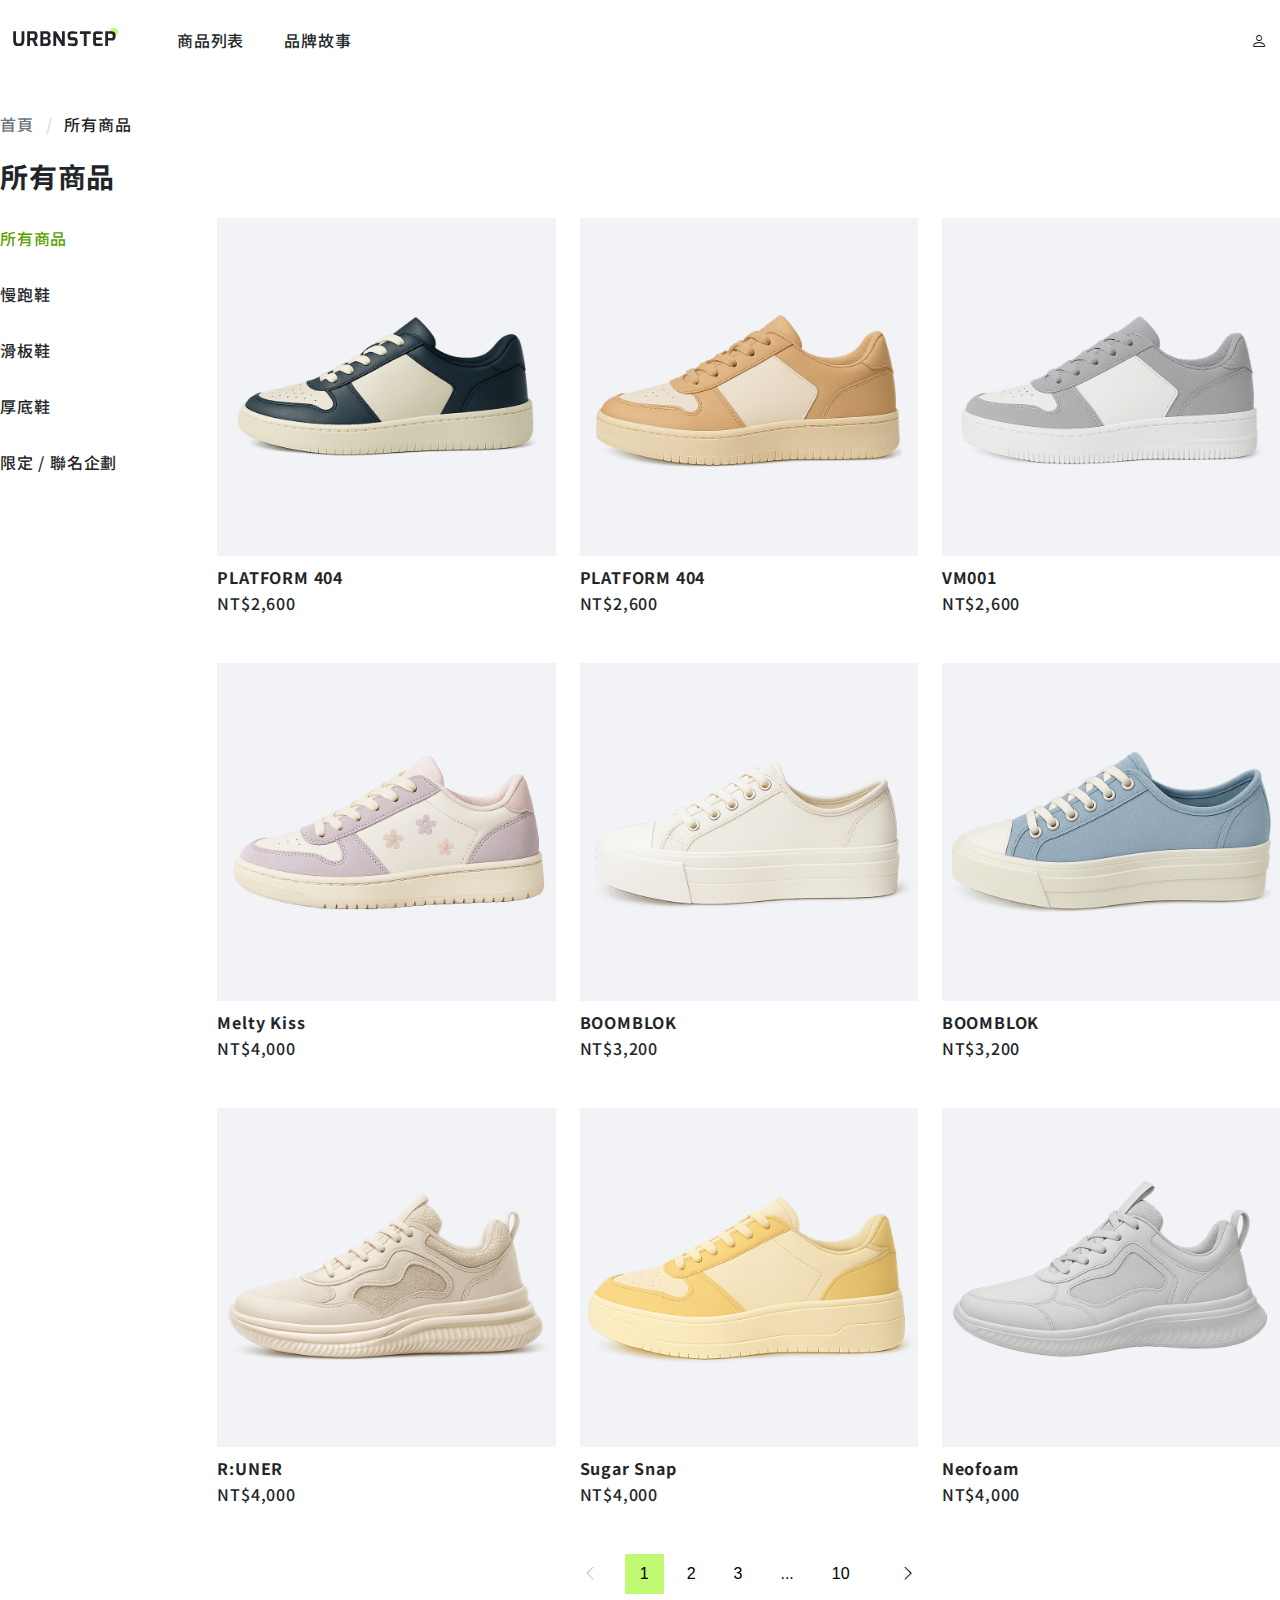
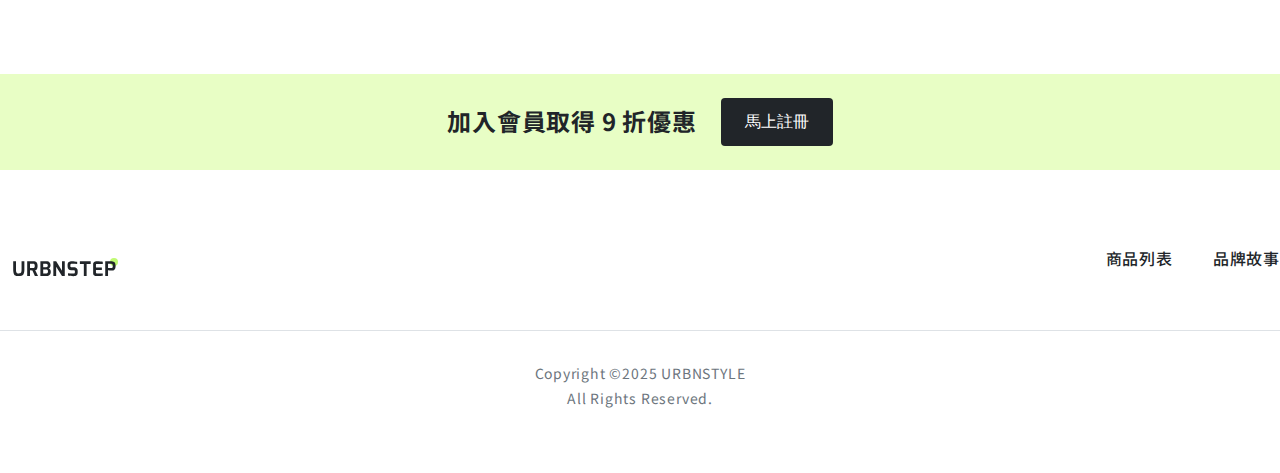
<file: index.html>
<!DOCTYPE html>
<html lang="zh-Hant">
  <head>
    <meta charset="UTF-8" />
    <meta name="viewport" content="width=device-width, initial-scale=1.0" />
    <title>URBNSTEP｜商品列表</title>
    <link
      rel="stylesheet"
      href="https://cdn.jsdelivr.net/npm/bootstrap-icons@1.11.3/font/bootstrap-icons.css"
    />
    <link rel="stylesheet" href="./style/all.css" />
    <link rel="stylesheet" href="./style/products.css" />
  </head>
  <body>
    <nav class="container py-16 display-flex justify-between">
      <ul class="display-flex align-center">
        <li class="mr-48">
          <a href="index.html"><img src="./img/logo.svg" alt="網頁Logo" /></a>
        </li>
        <li class="mr-40"><a href="./index.html" class="py-12">商品列表</a></li>
        <li>
          <a
            href="./品牌故事（直播班W1作業）/index.html"
            target="_blank"
            class="py-12"
            >品牌故事</a
          >
        </li>
      </ul>
      <a href="#" class="p-12"><i class="bi bi-person"></i></a>
    </nav>
    <main class="container py-32 mb-48">
      <!-- 麵包屑導覽 -->
      <nav class="mb-24">
        <ol class="display-flex">
          <li class="breadcrumb-item">
            <a href="index.html" class="breadcrumb-link">首頁</a>
          </li>
          <li class="breadcrumb-item">所有商品</li>
        </ol>
      </nav>
      <h1 class="h3 mb-24">所有商品</h1>
      <!-- 做商品頁的欄位設定 -->
      <div class="row">
        <!-- 商品頁左側nav商品列表佔2欄，設定欄位寬度 -->
        <!-- category col-2 -->
        <div class="col-2">
          <ul class="category">
            <li class="mb-16"><a href="#" class="py-8 active">所有商品</a></li>
            <li class="mb-16"><a href="#" class="py-8">慢跑鞋</a></li>
            <li class="mb-16"><a href="#" class="py-8">滑板鞋</a></li>
            <li class="mb-16"><a href="#" class="py-8">厚底鞋</a></li>
            <li class="mb-16"><a href="#" class="py-8">限定 / 聯名企劃</a></li>
          </ul>
        </div>

        <!-- 商品頁商品列表佔10欄，設定欄位寬度 -->
        <!-- product-list col-10 -->
        <div class="col-10">
          <div class="row">
            <!-- 商品卡片1 -->
            <div class="col-4">
              <div class="mb-48">
                <a href="./productdetail.html">
                  <img
                    src="./img/product.png"
                    alt="PLATFORM 404"
                    class="mb-12"
                  />
                  <h2 class="h6 mb-4">PLATFORM 404</h2>
                  <p>NT$2,600</p>
                </a>
              </div>
            </div>
            <!-- 商品卡片2 -->
            <div class="col-4">
              <div class="mb-48">
                <a href="./productdetail.html">
                  <img
                    src="./img/product-1.png"
                    alt="PLATFORM 404"
                    class="mb-12"
                  />
                  <h2 class="h6 mb-4">PLATFORM 404</h2>
                  <p>NT$2,600</p>
                </a>
              </div>
            </div>
            <!-- 商品卡片3 -->
            <div class="col-4">
              <div class="mb-48">
                <a href="./productdetail.html">
                  <img src="./img/product-2.png" alt="VM001" class="mb-12" />
                  <h2 class="h6 mb-4">VM001</h2>
                  <p>NT$2,600</p>
                </a>
              </div>
            </div>
            <!-- 商品卡片4 -->
            <div class="col-4">
              <div class="mb-48">
                <a href="./productdetail.html">
                  <img
                    src="./img/product-3.png"
                    alt="Melty Kiss"
                    class="mb-12"
                  />
                  <h2 class="h6 mb-4">Melty Kiss</h2>
                  <p>NT$4,000</p>
                </a>
              </div>
            </div>
            <!-- 商品卡片5 -->
            <div class="col-4">
              <div class="mb-48">
                <a href="./productdetail.html">
                  <img src="./img/product-4.png" alt="BOOMBLOK" class="mb-12" />
                  <h2 class="h6 mb-4">BOOMBLOK</h2>
                  <p>NT$3,200</p>
                </a>
              </div>
            </div>
            <!-- 商品卡片6 -->
            <div class="col-4">
              <div class="mb-48">
                <a href="./productdetail.html">
                  <img src="./img/product-5.png" alt="BOOMBLOK" class="mb-12" />
                  <h2 class="h6 mb-4">BOOMBLOK</h2>
                  <p>NT$3,200</p>
                </a>
              </div>
            </div>
            <!-- 商品卡片7 -->
            <div class="col-4">
              <div class="mb-48">
                <a href="./productdetail.html">
                  <img src="./img/product-6.png" alt="R:UNER" class="mb-12" />
                  <h2 class="h6 mb-4">R:UNER</h2>
                  <p>NT$4,000</p>
                </a>
              </div>
            </div>
            <!-- 商品卡片8 -->
            <div class="col-4">
              <div class="mb-48">
                <a href="./productdetail.html">
                  <img
                    src="./img/product-7.png"
                    alt="Sugar Snap"
                    class="mb-12"
                  />
                  <h2 class="h6 mb-4">Sugar Snap</h2>
                  <p>NT$4,000</p>
                </a>
              </div>
            </div>
            <!-- 商品卡片9 -->
            <div class="col-4">
              <div class="mb-48">
                <a href="./productdetail.html">
                  <img src="./img/product-8.png" alt="Neofoam" class="mb-12" />
                  <h2 class="h6 mb-4">Neofoam</h2>
                  <p>NT$4,000</p>
                </a>
              </div>
            </div>
          </div>
          <!-- pagination 分頁 -->
          <ul class="display-flex justify-center align-center">
            <li class="mr-12 page-item">
              <button type="button" class="btn" disabled>
                <i class="bi bi-chevron-left"></i>
              </button>
            </li>
            <li class="mr-8 page-item">
              <button type="button" class="btn active">1</button>
            </li>
            <li class="mr-8 page-item">
              <button type="button" class="btn">2</button>
            </li>
            <li class="mr-8 page-item">
              <button type="button" class="btn">3</button>
            </li>
            <li class="mr-8 page-item">
              <button type="button" class="btn">...</button>
            </li>

            <li class="mr-8 page-item">
              <button type="button" class="btn">10</button>
            </li>
            <li class="ml-12 page-item">
              <button type="button" class="btn">
                <i class="bi bi-chevron-right"></i>
              </button>
            </li>
          </ul>
        </div>
      </div>
    </main>
    <div
      class="bg-primary-200 display-flex justify-center align-center py-24 mb-64"
    >
      <p class="h4 mr-24">加入會員取得 9 折優惠</p>
      <button type="button" class="btn btn-dark">馬上註冊</button>
    </div>
    <div class="container display-flex justify-between align-center mb-24">
      <div>
        <a href="index.html"><img src="./img/logo.svg" alt="網頁Logo" /></a>
      </div>

      <div class="display-flex mb-24">
        <ul class="display-flex">
          <li><a href="#" class="py-12 mr-40">商品列表</a></li>
          <li><a href="#" class="py-12">品牌故事</a></li>
        </ul>
      </div>
    </div>
    <footer class="container mb-64 foot-set">
      <p class="mb-4 pt-32">Copyright ©2025 URBNSTYLE</p>
      <p>All Rights Reserved.</p>
    </footer>
  </body>
</html>
</file>
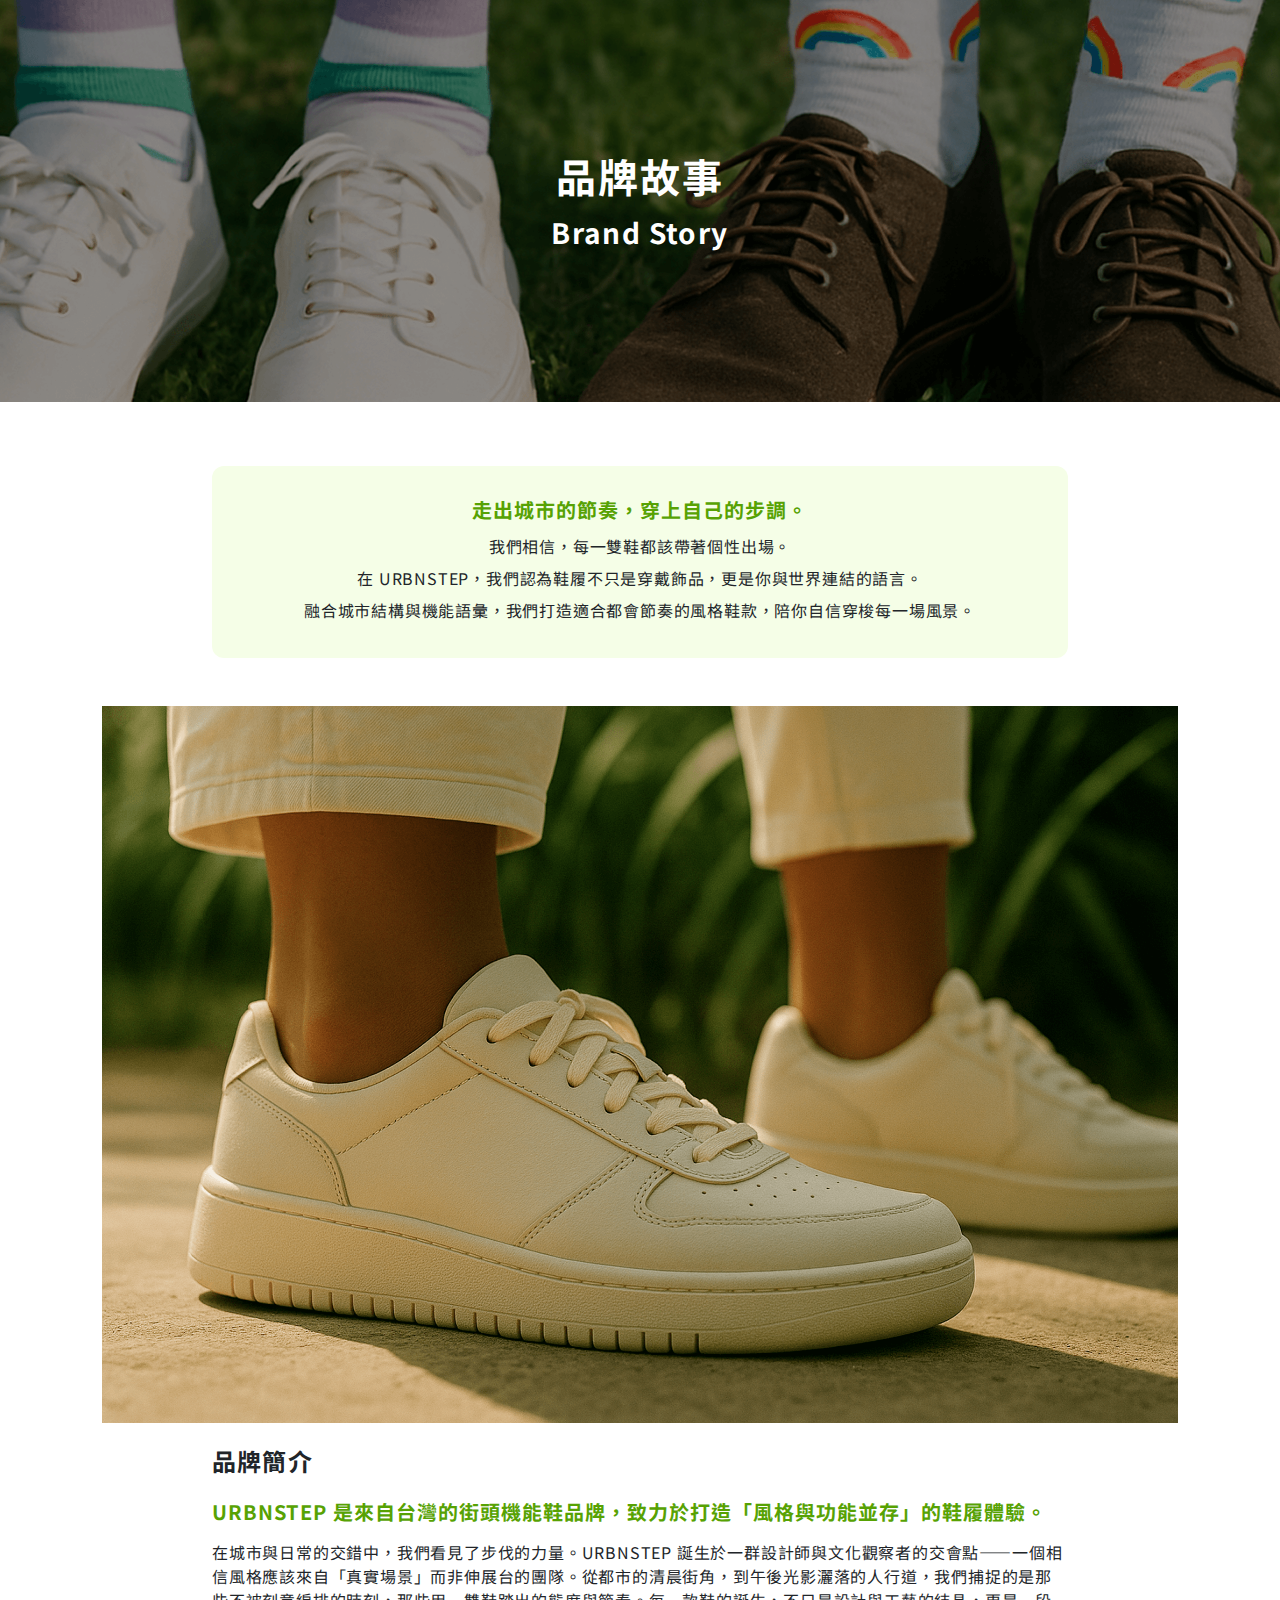
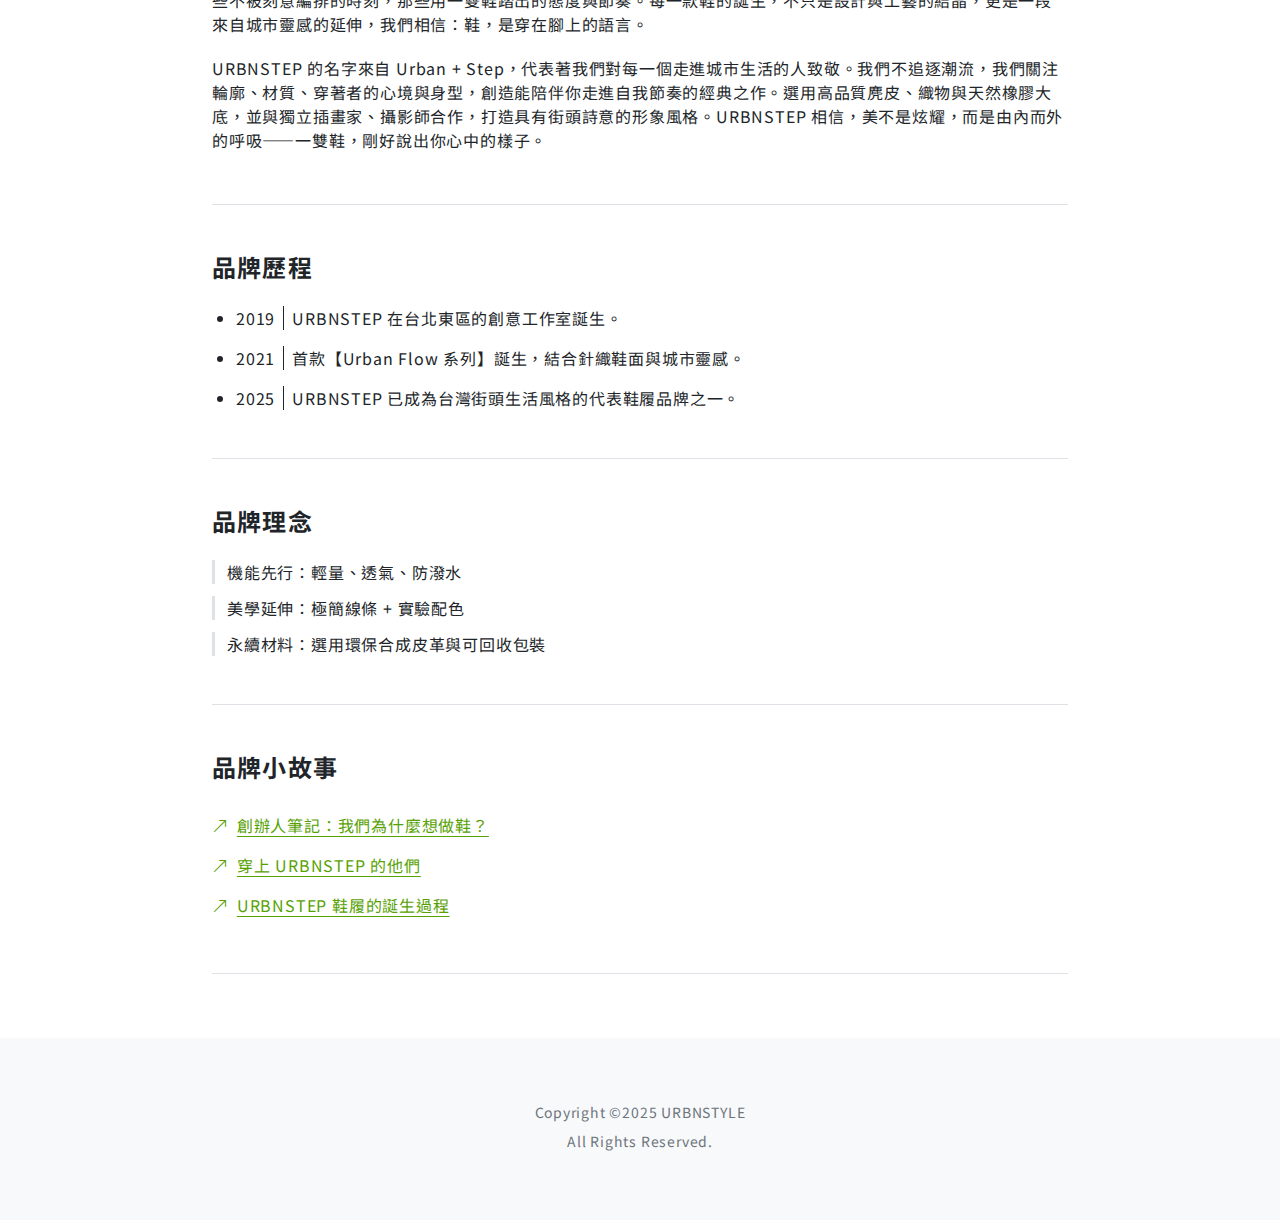
<file: 品牌故事（直播班W1作業）/index.html>
<!DOCTYPE html>
<html lang="zh-Hant-TW">
  <head>
    <meta charset="UTF-8" />
    <meta name="viewport" content="width=device-width, initial-scale=1.0" />

    <link
      rel="stylesheet"
      href="https://cdn.jsdelivr.net/npm/bootstrap-icons@1.13.1/font/bootstrap-icons.min.css"
    />
    <link rel="stylesheet" href="./style.css" />
    <title>品牌故事</title>
  </head>
  <body>
    <!-- 建立好專案結構後，下一步先觀察設計稿，設計共同版型 -->
    <!-- <a href="">測試ａ標籤</a>  (測試成功) -->
    <div class="header">
      <h1 class="mb-16">品牌故事</h1>
      <h3>Brand Story</h3>
    </div>

    <main>
      <div class="container py-64">
        <div class="div1 p-32 mb-48">
          <h5 class="pb-12">走出城市的節奏，穿上自己的步調。</h5>
          <p class="mb-4">我們相信，每一雙鞋都該帶著個性出場。</p>
          <p class="mb-4">
            在 URBNSTEP，我們認為鞋履不只是穿戴飾品，更是你與世界連結的語言。
          </p>
          <p>
            融合城市結構與機能語彙，我們打造適合都會節奏的風格鞋款，陪你自信穿梭每一場風景。
          </p>
        </div>

        <div class="intro pb-48 mb-48 section-line">
          <img src="./img/about.png" alt="品牌簡介" class="mb-24" />
          <h4 class="mb-24">品牌簡介</h4>
          <h5 class="mb-16">
            URBNSTEP
            是來自台灣的街頭機能鞋品牌，致力於打造「風格與功能並存」的鞋履體驗。
          </h5>
          <p class="mb-16">
            在城市與日常的交錯中，我們看見了步伐的力量。URBNSTEP
            誕生於一群設計師與文化觀察者的交會點——一個相信風格應該來自「真實場景」而非伸展台的團隊。從都市的清晨街角，到午後光影灑落的人行道，我們捕捉的是那些不被刻意編排的時刻，那些用一雙鞋踏出的態度與節奏。每一款鞋的誕生，不只是設計與工藝的結晶，更是一段來自城市靈感的延伸，我們相信：鞋，是穿在腳上的語言。
          </p>
          <p>
            URBNSTEP 的名字來自 Urban +
            Step，代表著我們對每一個走進城市生活的人致敬。我們不追逐潮流，我們關注輪廓、材質、穿著者的心境與身型，創造能陪伴你走進自我節奏的經典之作。選用高品質麂皮、織物與天然橡膠大底，並與獨立插畫家、攝影師合作，打造具有街頭詩意的形象風格。URBNSTEP
            相信，美不是炫耀，而是由內而外的呼吸——一雙鞋，剛好說出你心中的樣子。
          </p>
        </div>

        <div class="pb-48 mb-48 section-line">
          <h4 class="mb-24">品牌歷程</h4>
          <ul class="list-disc">
            <li class="mb-16">
              <span class="pr-8">2019</span
              ><span class="pl-8 left-line"
                >URBNSTEP 在台北東區的創意工作室誕生。</span
              >
            </li>
            <li class="mb-16">
              <span class="pr-8">2021</span
              ><span class="pl-8 left-line"
                >首款【Urban Flow 系列】誕生，結合針織鞋面與城市靈感。</span
              >
            </li>
            <li>
              <span class="pr-8">2025</span
              ><span class="pl-8 left-line"
                >URBNSTEP 已成為台灣街頭生活風格的代表鞋履品牌之一。</span
              >
            </li>
          </ul>
        </div>

        <div class="pb-48 mb-48 section-line">
          <h4 class="mb-24">品牌理念</h4>
          <ul>
            <li class="mb-12 left-line-gray">機能先行：輕量、透氣、防潑水</li>
            <li class="mb-12 left-line-gray">美學延伸：極簡線條 + 實驗配色</li>
            <li class="left-line-gray">
              永續材料：選用環保合成皮革與可回收包裝
            </li>
          </ul>
        </div>

        <div class="pb-48 section-line">
          <h4 class="mb-24">品牌小故事</h4>
          <a href="#" class="p-8"
            ><i class="bi bi-arrow-up-right pr-8"></i
            >創辦人筆記：我們為什麼想做鞋？</a
          >
          <a href="#" class="p-8"
            ><i class="bi bi-arrow-up-right pr-8"></i>穿上 URBNSTEP 的他們</a
          >
          <a href="#" class="p-8"
            ><i class="bi bi-arrow-up-right pr-8"></i>URBNSTEP 鞋履的誕生過程</a
          >
        </div>
      </div>
    </main>

    <div class="footer py-64 text-small">
      <p class="mb-4">Copyright ©2025 URBNSTYLE</p>
      <p>All Rights Reserved.</p>
    </div>
  </body>
</html>
</file>
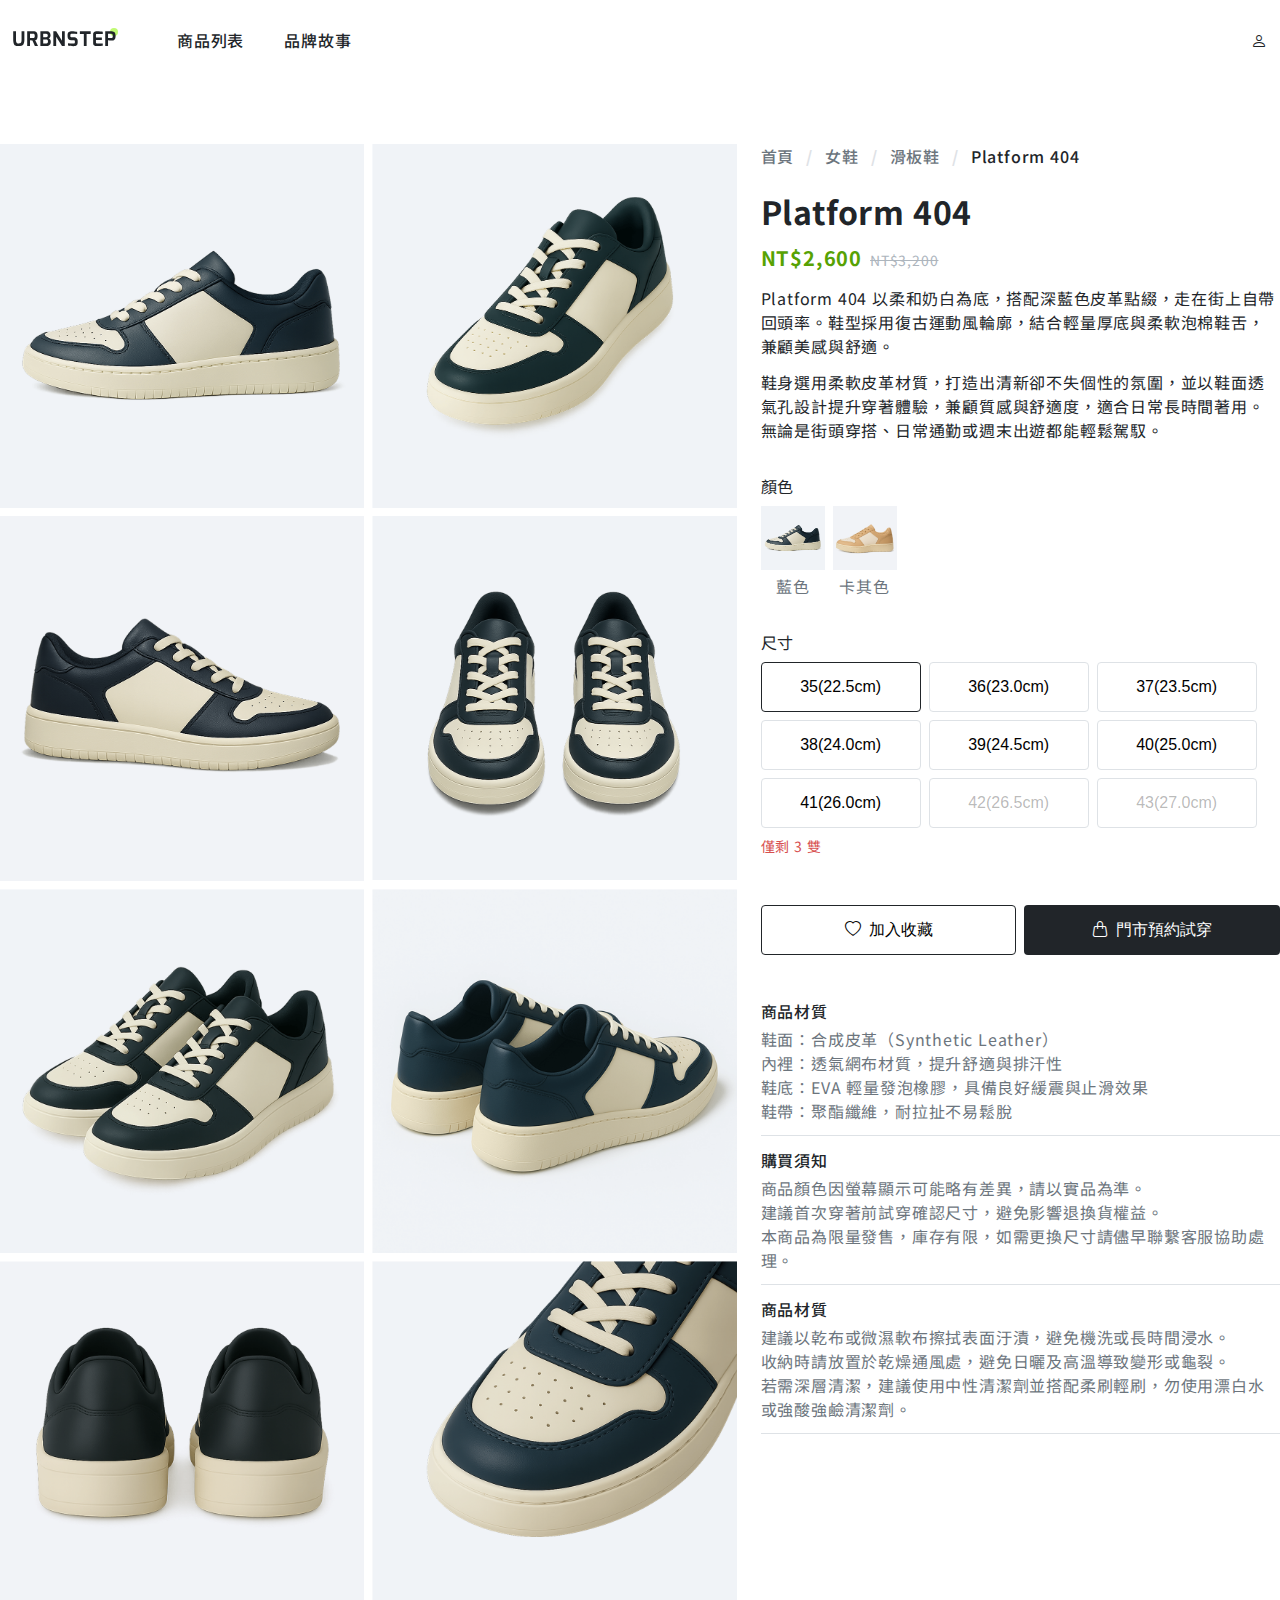
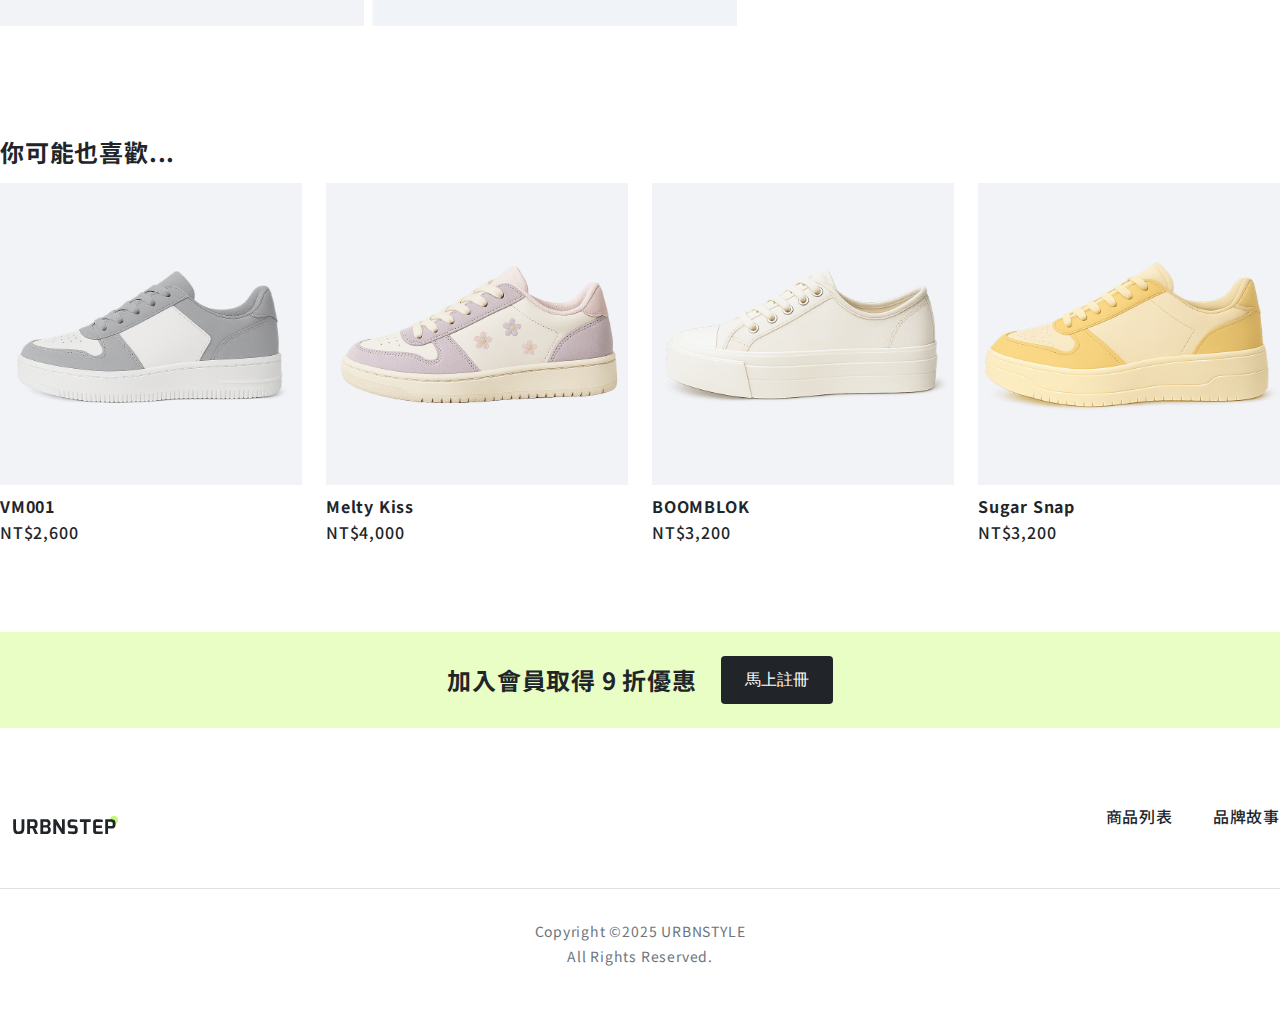
<file: productdetail.html>
<!DOCTYPE html>
<html lang="zh-Hant">
  <head>
    <meta charset="UTF-8" />
    <meta name="viewport" content="width=device-width, initial-scale=1.0" />
    <title>URBNSTEP｜Platform 404</title>
    <link
      rel="stylesheet"
      href="https://cdn.jsdelivr.net/npm/bootstrap-icons@1.11.3/font/bootstrap-icons.css"
    />
    <link rel="stylesheet" href="./style/all.css" />
    <link rel="stylesheet" href="./style/productdetail.css" />
  </head>
  <body>
    <nav class="container py-16 display-flex justify-between">
      <ul class="display-flex align-center">
        <li class="mr-48">
          <a href="index.html"><img src="./img/logo.svg" alt="網頁Logo" /></a>
        </li>
        <li class="mr-40"><a href="./index.html" class="py-12">商品列表</a></li>
        <li>
          <a
            href="./品牌故事（直播班W1作業）/index.html"
            target="_blank"
            class="py-12"
            >品牌故事</a
          >
        </li>
      </ul>
      <a href="#" class="p-12"><i class="bi bi-person"></i></a>
    </nav>

    <main class="container mb-40">
      <!--  格線系統的row欄位寬度要先套在父層設定 上下間距64px：py-64  -->
      <div class="row py-64">
        <!--     左邊七個欄位寬度的區塊：商品圖片展示區 -->
        <div class="col-7">
          <!--       再建立一個左側商品圖片的格線系統，兩張卡片去分 -->
          <!--     每張卡片向下推擠8px，記得最後兩張不需要推擠所以要拿掉   -->
          <div class="product-row">
            <!-- 商品卡片1 -->
            <div class="product-col mb-8">
              <img src="./img/image.png" alt="商品圖片" />
            </div>
            <!-- 商品卡片2 -->
            <div class="product-col mb-8">
              <img src="./img/image-1.png" alt="商品圖片" />
            </div>
            <!-- 商品卡片3 -->
            <div class="product-col mb-8">
              <img src="./img/image-2.png" alt="商品圖片" />
            </div>
            <!-- 商品卡片4 -->
            <div class="product-col mb-8">
              <img src="./img/image-3.png" alt="商品圖片" />
            </div>
            <!-- 商品卡片5 -->
            <div class="product-col mb-8">
              <img src="./img/image-4.png" alt="商品圖片" />
            </div>
            <!-- 商品卡片6 -->
            <div class="product-col mb-8">
              <img src="./img/image-5.png" alt="商品圖片" />
            </div>
            <!-- 最後兩張不需要推擠所以要拿掉mb-8 -->
            <!-- 商品卡片7 -->
            <div class="product-col">
              <img src="./img/image-6.png" alt="商品圖片" />
            </div>
            <!-- 商品卡片8 -->
            <div class="product-col">
              <img src="./img/image-7.png" alt="商品圖片" />
            </div>
          </div>
        </div>

        <!-- 右邊五個欄位寬度的區塊：商品文字說明區 -->

        <div class="col-5">
          <!-- 麵包屑導覽 -->
          <nav class="mb-24">
            <ol class="display-flex">
              <li class="breadcrumb-item">
                <a href="index.html" class="breadcrumb-link">首頁</a>
              </li>
              <li class="breadcrumb-item">
                <a href="index.html" class="breadcrumb-link">女鞋</a>
              </li>
              <li class="breadcrumb-item">
                <a href="index.html" class="breadcrumb-link">滑板鞋</a>
              </li>
              <li class="breadcrumb-item">Platform 404</li>
            </ol>
          </nav>
          <!-- 商品標題、價格與說明文字區塊 -->
          <div class="mb-32">
            <h1 class="h2 mb-16">Platform 404</h1>
            <p class="h5 mb-16">
              NT$2,600<del class="del-price">NT$3,200</del>
            </p>
            <p class="mb-12">
              Platform 404
              以柔和奶白為底，搭配深藍色皮革點綴，走在街上自帶回頭率。鞋型採用復古運動風輪廓，結合輕量厚底與柔軟泡棉鞋舌，兼顧美感與舒適。
            </p>
            <p>
              鞋身選用柔軟皮革材質，打造出清新卻不失個性的氛圍，並以鞋面透氣孔設計提升穿著體驗，兼顧質感與舒適度，適合日常長時間著用。無論是街頭穿搭、日常通勤或週末出遊都能輕鬆駕馭。
            </p>
          </div>
          <!-- 商品顏色選擇區塊 -->
          <div class="mb-32">
            <h3 class="mb-8">顏色</h3>
            <!-- 商品顏色卡片區塊父層 -->
            <div class="display-flex">
              <!-- 商品藍色卡片 -->
              <div class="mr-8 product-color">
                <img src="./img/image.png" alt="商品顏色藍色" class="mb-4" />
                <p>藍色</p>
              </div>
              <!-- 商品卡其色卡片 -->
              <div class="product-color">
                <img
                  src="./img/product-1.png"
                  alt="商品顏色卡其色"
                  class="product-color mb-4"
                />
                <p>卡其色</p>
              </div>
            </div>
          </div>
          <!-- 商品尺寸區塊 -->
          <div class="mb-48">
            <h3 class="mb-8">尺寸</h3>
            <!-- 商品尺寸按鈕父層區塊 -->
            <div class="display-flex flex-wrap gap-8 mb-8">
              <!-- btn-1 -->
              <button type="button" class="btn btn-product-size active">
                35(22.5cm)
              </button>
              <!-- btn-2 -->
              <button type="button" class="btn btn-product-size">
                36(23.0cm)
              </button>
              <!-- btn-3 -->
              <button type="button" class="btn btn-product-size">
                37(23.5cm)
              </button>
              <!-- btn-4 -->
              <button type="button" class="btn btn-product-size">
                38(24.0cm)
              </button>
              <!-- btn-5 -->
              <button type="button" class="btn btn-product-size">
                39(24.5cm)
              </button>
              <!-- btn-6 -->
              <button type="button" class="btn btn-product-size">
                40(25.0cm)
              </button>
              <!-- btn-7 -->
              <button type="button" class="btn btn-product-size">
                41(26.0cm)
              </button>
              <!-- 最後兩個按鈕是停用狀態：用disabled -->
              <!-- btn-8 -->
              <button type="button" class="btn btn-product-size" disabled>
                42(26.5cm)
              </button>
              <!-- btn-9 -->
              <button type="button" class="btn btn-product-size" disabled>
                43(27.0cm)
              </button>
            </div>
            <p class="text-sm-danger">僅剩 3 雙</p>
          </div>

          <!-- 收藏＆預約 -->
          <div class="product-action mb-32">
            <button type="button" class="btn btn-light">
              <i class="bi bi-heart mr-8"></i>加入收藏
            </button>
            <button type="button" class="btn btn-dark">
              <i class="bi bi-handbag mr-8"></i>門市預約試穿
            </button>
          </div>
          <!-- 商品資訊 -->
          <ul>
            <!-- 商品材質 -->
            <li class="py-12 product-info-item">
              <h4 class="mb-4 product-info-title">商品材質</h4>
              <p>鞋面：合成皮革（Synthetic Leather）</p>
              <p>內裡：透氣網布材質，提升舒適與排汗性</p>
              <p>鞋底：EVA 輕量發泡橡膠，具備良好緩震與止滑效果</p>
              <p>鞋帶：聚酯纖維，耐拉扯不易鬆脫</p>
            </li>
            <!-- 購買須知 -->
            <li class="py-12 product-info-item">
              <h4 class="mb-4 product-info-title">購買須知</h4>
              <p>商品顏色因螢幕顯示可能略有差異，請以實品為準。</p>
              <p>建議首次穿著前試穿確認尺寸，避免影響退換貨權益。</p>
              <p>
                本商品為限量發售，庫存有限，如需更換尺寸請儘早聯繫客服協助處理。
              </p>
            </li>

            <!-- 保養方式 -->
            <li class="py-12 product-info-item">
              <h4 class="mb-4 product-info-title">商品材質</h4>
              <p>建議以乾布或微濕軟布擦拭表面汙漬，避免機洗或長時間浸水。</p>
              <p>收納時請放置於乾燥通風處，避免日曬及高溫導致變形或龜裂。</p>
              <p>
                若需深層清潔，建議使用中性清潔劑並搭配柔刷輕刷，勿使用漂白水或強酸強鹼清潔劑。
              </p>
            </li>
          </ul>
        </div>
      </div>

      <!-- 你可能也喜歡... -->
      <div class="py-48">
        <h2 class="h4 mb-16">你可能也喜歡...</h2>
        <div class="row">
          <!-- VM001 -->
          <div class="col-3">
            <a href="#"
              ><img src="./img/product-2.png" alt="VM001" class="mb-12" />
              <h4 class="h6 mb-4">VM001</h4>
              <p>NT$2,600</p></a
            >
          </div>

          <!-- Melty Kiss -->
          <div class="col-3">
            <a href="#"
              ><img src="./img/product-3.png" alt="Melty Kiss" class="mb-12" />
              <h4 class="h6 mb-4">Melty Kiss</h4>
              <p>NT$4,000</p></a
            >
          </div>
          <!-- BOOMBLOK -->
          <div class="col-3">
            <a href="#"
              ><img src="./img/product-4.png" alt="BOOMBLOK" class="mb-12" />
              <h4 class="h6 mb-4">BOOMBLOK</h4>
              <p>NT$3,200</p></a
            >
          </div>
          <!-- Sugar Snap-->
          <div class="col-3">
            <a href="#"
              ><img src="./img/product-7.png" alt="Sugar Snap" class="mb-12" />
              <h4 class="h6 mb-4">Sugar Snap</h4>
              <p>NT$3,200</p></a
            >
          </div>
        </div>
      </div>
    </main>
    <!-- 加入會員取得 9 折優惠 -->
    <div
      class="bg-primary-200 display-flex justify-center align-center py-24 mb-64"
    >
      <p class="h4 mr-24">加入會員取得 9 折優惠</p>
      <button type="button" class="btn btn-dark">馬上註冊</button>
    </div>
    <div class="container display-flex justify-between align-center mb-24">
      <div>
        <a href="index.html"><img src="./img/logo.svg" alt="網頁Logo" /></a>
      </div>

      <div class="display-flex mb-24">
        <ul class="display-flex">
          <li><a href="#" class="py-12 mr-40">商品列表</a></li>
          <li><a href="#" class="py-12">品牌故事</a></li>
        </ul>
      </div>
    </div>
    <footer class="container mb-64 foot-set">
      <p class="mb-4 pt-32">Copyright ©2025 URBNSTYLE</p>
      <p>All Rights Reserved.</p>
    </footer>
  </body>
</html>
</file>
<file: style/products.css>
/* 標籤額外設定 */
.category .active {
  color: var(--primary-400);
}

.page-item .btn {
  padding: 8px 15px;
  border-radius: 0;
  font-weight: 400;
}

.page-item .active {
  background-color: var(--primary-300);
  font-weight: 500;
}
</file>
<file: style/productdetail.css>
/* 放在商品詳情頁的CSS */
/* 產品圖片的格線設定 */
/* 新設計內層的格線系統，分成12格，每張卡片佔6格，兩張卡片12格 */
.product-row {
  display: flex;
  flex-wrap: wrap;
  /* 整個大欄位的左右兩邊要用margin負值往內推，避免超出版型 */
  margin-left: -4px;
  margin-right: -4px;
}

.product-col {
  width: calc(100% / 12 * 6);
  /* 間距8px，所以設定左右4px */
  padding-left: 4px;
  padding-right: 4px;
}

/* 刪除線價格樣式設定 */
.del-price {
  font-size: 14px;
  font-weight: 400;
  color: var(--neutral-500);
  padding-left: 8px;
}

/* 商品顏色圖片大小&文字設定 */
.product-color {
  width: 64px;
  text-align: center;
  color: var(--neutral-600);
}

/* 商品尺寸按鈕樣式 */
.btn-product-size {
  border: 1px solid var(--neutral-300);
  width: 160px;
}

.btn-product-size.active,
.btn-product-size:hover {
  border: 1px solid var(--neutral-900);
  width: 160px;
}

/* 收藏＆預約 */
.product-action {
  display: flex;
  gap: 8px;
}

.product-action .btn {
  width: 50%;
}

/* 商品資訊 */
.product-info-title {
  font-weight: 500;
}

.product-info-item p {
  color: var(--neutral-600);
}

.product-info-item {
  border-bottom: 1px solid var(--neutral-300);
}
</file>
<file: style/all.css>
@import url("https://fonts.googleapis.com/css2?family=Noto+Sans+TC:wght@100..900&display=swap");

/* http://meyerweb.com/eric/tools/css/reset/ 
   v2.0 | 20110126
   License: none (public domain)
*/

html,
body,
div,
span,
applet,
object,
iframe,
h1,
h2,
h3,
h4,
h5,
h6,
p,
blockquote,
pre,
a,
abbr,
acronym,
address,
big,
cite,
code,
del,
dfn,
em,
img,
ins,
kbd,
q,
s,
samp,
small,
strike,
strong,
sub,
sup,
tt,
var,
b,
u,
i,
center,
dl,
dt,
dd,
ol,
ul,
li,
fieldset,
form,
label,
legend,
table,
caption,
tbody,
tfoot,
thead,
tr,
th,
td,
article,
aside,
canvas,
details,
embed,
figure,
figcaption,
footer,
header,
hgroup,
menu,
nav,
output,
ruby,
section,
summary,
time,
mark,
audio,
video {
  margin: 0;
  padding: 0;
  border: 0;
  font-size: 100%;
  font: inherit;
  vertical-align: baseline;
}
/* HTML5 display-role reset for older browsers */
article,
aside,
details,
figcaption,
figure,
footer,
header,
hgroup,
menu,
nav,
section {
  display: block;
}
body {
  line-height: 1;
}
ol,
ul {
  list-style: none;
}
blockquote,
q {
  quotes: none;
}
blockquote:before,
blockquote:after,
q:before,
q:after {
  content: "";
  content: none;
}
table {
  border-collapse: collapse;
  border-spacing: 0;
}

/* 設定主題顏色 */
:root {
  --primary-100: #f5fee7;
  --primary-200: #e8fec5;
  --primary-300: #c0fa73;
  --primary-400: #57a203;
  --primary-500: #477a11;
  --neutral-0: #ffffff;
  --neutral-100: #f8f9fa;
  --neutral-200: #e9ecef;
  --neutral-300: #dee2e6;
  --neutral-400: #ced4da;
  --neutral-500: #adb5bd;
  --neutral-600: #6c757d;
  --neutral-700: #495057;
  --neutral-800: #343a40;
  --neutral-900: #212529;
  --danger-300: #d74f4f;
}

/* 
在 reset CSS 或全域樣式中為 * 設定 box-sizing: border-box，這裡額外針對偽元素補上，
避免它們意外採用預設的 content-box 而導致排版錯誤。 */
*,
*::before,
*::after {
  box-sizing: border-box;
}

body {
  font-family: "Noto Sans TC", sans-serif;
  font-size: 16px;
  line-height: 1.5;
  letter-spacing: 0.05em;
  color: var(--neutral-900);
}

img {
  vertical-align: middle;
  max-width: 100%;
  height: auto;
}

a {
  color: var(--neutral-900);
  text-decoration: none;
  display: block;
  font-weight: 500;
}

.h2 {
  font-size: 32px;
  font-weight: 700;
  font-style: bold;
  line-height: 1.2;
  letter-spacing: 5%;
  color: var(--neutral-900);
}

.h3 {
  font-size: 28px;
  font-weight: 700;
  font-style: bold;
  line-height: 1.2;
  letter-spacing: 5%;
  color: var(--neutral-900);
}

.h4 {
  font-size: 24px;
  font-weight: 700;
  font-style: bold;
  line-height: 1.2;
  letter-spacing: 5%;
  color: var(--neutral-900);
}

.h5 {
  font-size: 20px;
  font-weight: 700;
  font-style: bold;
  line-height: 1.2;
  letter-spacing: 5%;
  color: var(--primary-400);
}

.h6 {
  font-size: 16px;
  font-weight: 700;
  font-style: bold;
  line-height: 1.2;
  letter-spacing: 5%;
  color: var(--neutral-900);
}

.text-sm-danger {
  font-weight: 400;
  font-size: 14px;
  line-height: 1.5;
  letter-spacing: 5%;
  color: var(--danger-300);
}

.bg-primary-200 {
  background-color: var(--primary-200);
}

/* 通用樣式 */
.container {
  max-width: 1296px; /* 最大寬度為 1296px */
  width: 100%; /* 當螢幕小於 1296px 時，寬度適應視窗 */
  margin: 0 auto;
}

.row {
  display: flex;
  flex-wrap: wrap;
  margin-left: -12px;
  margin-right: -12px;
}
/* 設定欄位的父元素，要用flex語法 */

/* 設定欄位的寬度跟間距，用欄位系統方便排版 */
/* 1欄寬度、2欄寬度以此類推，直到12欄寬度 */
.col-1 {
  padding-left: 12px;
  padding-right: 12px;
  width: calc(100% / 12);
}

.col-2 {
  padding-left: 12px;
  padding-right: 12px;
  width: calc(100% / 12 * 2);
}

.col-3 {
  padding-left: 12px;
  padding-right: 12px;
  width: calc(100% / 12 * 3);
}

.col-4 {
  padding-left: 12px;
  padding-right: 12px;
  width: calc(100% / 12 * 4);
}

.col-5 {
  padding-left: 12px;
  padding-right: 12px;
  width: calc(100% / 12 * 5);
}

.col-6 {
  padding-left: 12px;
  padding-right: 12px;
  width: calc(100% / 12 * 6);
}

.col-7 {
  padding-left: 12px;
  padding-right: 12px;
  width: calc(100% / 12 * 7);
}

.col-8 {
  padding-left: 12px;
  padding-right: 12px;
  width: calc(100% / 12 * 8);
}

.col-9 {
  padding-left: 12px;
  padding-right: 12px;
  width: calc(100% / 12 * 9);
}

.col-10 {
  padding-left: 12px;
  padding-right: 12px;
  width: calc(100% / 12 * 10);
}

.col-11 {
  padding-left: 12px;
  padding-right: 12px;
  width: calc(100% / 12 * 11);
}
.col-12 {
  padding-left: 12px;
  padding-right: 12px;
  width: 100%;
}

.display-flex {
  display: flex;
}

.flex-wrap {
  flex-wrap: wrap;
}

.justify-between {
  justify-content: space-between;
}

.justify-center {
  justify-content: center;
}

.align-center {
  align-items: center;
}

/* 其餘間距設定 */

.gap-8 {
  gap: 8px;
}

.py-64 {
  padding: 64px 0;
}

.py-48 {
  padding: 48px 0;
}
.py-32 {
  padding: 32px 0;
}

.py-24 {
  padding: 24px 0;
}
.py-16 {
  padding: 16px 0;
}

.py-12 {
  padding: 12px 0;
}

.py-8 {
  padding: 8px 0;
}

.p-12 {
  padding: 12px;
}

.pt-32 {
  padding-top: 32px;
}

.mb-4 {
  margin-bottom: 4px;
}

.mb-8 {
  margin-bottom: 8px;
}
.mb-12 {
  margin-bottom: 12px;
}
.mb-16 {
  margin-bottom: 16px;
}

.mb-24 {
  margin-bottom: 24px;
}

.mb-32 {
  margin-bottom: 32px;
}

.mb-40 {
  margin-bottom: 40px;
}
.mb-48 {
  margin-bottom: 48px;
}

.mb-64 {
  margin-bottom: 64px;
}

.mr-48 {
  margin-right: 48px;
}

.mr-40 {
  margin-right: 40px;
}

.mr-24 {
  margin-right: 24px;
}

.mr-12 {
  margin-right: 12px;
}

.mr-8 {
  margin-right: 8px;
}

.ml-12 {
  margin-left: 12px;
}

/* 元件 */
.breadcrumb-item + .breadcrumb-item::before {
  content: "/";
  padding: 0 12px;
  color: var(--neutral-300);
  font-weight: 700;
}

.breadcrumb-item {
  display: flex;
  font-weight: 500;
}

.breadcrumb-link {
  color: var(--neutral-600);
}

/* 按鈕樣式 */
.btn {
  border-radius: 4px;
  padding: 12px 24px;
  font-size: 16px;
  line-height: 1.5;
  font-weight: 500;
  cursor: pointer;
  border: none;
  background-color: transparent;
}

.btn-dark {
  background-color: var(--neutral-900);
  color: var(--neutral-0);
}

.btn-light {
  border: 1px solid var(--neutral-900);
}

/* 頁尾版權區塊 */
.foot-set {
  color: var(--neutral-600);
  font-weight: 400;
  font-size: 14px;
  line-height: 1.5;
  letter-spacing: 5%;
  display: flex;
  flex-direction: column; /* 垂直排列 */
  align-items: center; /* 水平置中 */
  text-align: center; /* 文字內容也置中*/
  border-top: 1px solid var(--neutral-300);
}
</file>
<file: 品牌故事（直播班W1作業）/style.css>
/* 第五步：設定&引入字體，外部引用資源通常會放在最上方 */
@import url("https://fonts.googleapis.com/css2?family=Noto+Sans+TC:wght@100..900&family=Noto+Serif+TC:wght@200..900&display=swap");

/* 第一步：引入css reset */
/* http://meyerweb.com/eric/tools/css/reset/ 
   v2.0 | 20110126
   License: none (public domain)
*/

html,
body,
div,
span,
applet,
object,
iframe,
h1,
h2,
h3,
h4,
h5,
h6,
p,
blockquote,
pre,
a,
abbr,
acronym,
address,
big,
cite,
code,
del,
dfn,
em,
img,
ins,
kbd,
q,
s,
samp,
small,
strike,
strong,
sub,
sup,
tt,
var,
b,
u,
i,
center,
dl,
dt,
dd,
ol,
ul,
li,
fieldset,
form,
label,
legend,
table,
caption,
tbody,
tfoot,
thead,
tr,
th,
td,
article,
aside,
canvas,
details,
embed,
figure,
figcaption,
footer,
header,
hgroup,
menu,
nav,
output,
ruby,
section,
summary,
time,
mark,
audio,
video {
  margin: 0;
  padding: 0;
  border: 0;
  font-size: 100%;
  font: inherit;
  vertical-align: baseline;
}
/* HTML5 display-role reset for older browsers */
article,
aside,
details,
figcaption,
figure,
footer,
header,
hgroup,
menu,
nav,
section {
  display: block;
}
body {
  line-height: 1;
}
ol,
ul {
  list-style: none;
}
blockquote,
q {
  quotes: none;
}
blockquote:before,
blockquote:after,
q:before,
q:after {
  content: "";
  content: none;
}
table {
  border-collapse: collapse;
  border-spacing: 0;
}

/* 第七步：顏色設定（CBTL，comebacktolearn） */
/* 先設定主題色，其他顏色再依序去figma複製過來建立設定，並往後套用在標籤樣式上 */
:root {
  --primary-400: #57a203;
  --primary-100: #f5fee7;
  --Neutral-0: #ffffff;
  --Neutral-100: #f8f9fa;
  --Neutral-300: #dee2e6;
  --Neutral-600: #6c757d;
  --Neutral-900: #212529;
}
/* 設定顏色變數，好處是如果主色改，可以一次連動更改 */

/* 建立好專案結構後，下一步先觀察設計稿，設計共同版型 */
/* 第二步：標籤基本樣式設定 */
/* 讓CSS設定的寬度屬性直接等於元素在畫面中顯示的寬度 */
*,
*::after,
*::before {
  box-sizing: border-box;
}

/* 第三步：設定圖片置中（CBTL，記得學完做筆記） */
img {
  vertical-align: middle;
  text-align: center;
}

/* 第四步：設定a標籤統一格式，設定好可以先測試一下 */
a {
  /* 將原本的顏色設定改為引入顏色變數，以下也一起改 */
  /* color: #57a203; */
  color: var(--primary-400);
  /* 設定下底線偏移（CBTL，做筆記） */
  text-underline-offset: 4px;
  /* 因為每個連結都是獨立一行，所以設定成block */
  display: block;
}

/* 引入好字體之後就可以設定body的字體 */
body {
  font-family: "Noto Sans TC", sans-serif;
  font-size: 16px;
  /* lh=line-height */
  line-height: 1.5;
  /* ls=letter-spacing */
  letter-spacing: 0.05em;
  color: var(--Neutral-900);
}

/* 第六步：設定標題通用樣式 */
h1 {
  font-weight: 700;
  font-size: 40px;
  line-height: 1.2;
  letter-spacing: 0.05em;
  color: var(--Neutral-0);
}

/* 這個頁面好像沒有h2...? */

h3 {
  font-weight: 700;
  font-size: 28px;
  line-height: 1.2;
  letter-spacing: 0.05em;
  color: var(--Neutral-0);
}

h4 {
  font-weight: 700;
  font-size: 24px;
  line-height: 1.2;
  letter-spacing: 0.05em;
  color: var(--Neutral-900);
}

h5 {
  font-weight: 700;
  font-size: 20px;
  line-height: 1.2;
  letter-spacing: 0.05em;
  color: var(--primary-400);
}

p {
  padding-bottom: 4px;
}

.text-small {
  font-size: 14px;
  line-height: 1.5;
  color: var(--Neutral-600);
  font-weight: 400;
}

/* 設定顏色並引入上面設定好的變數 */
.text-primary-400 {
  color: var(--primary-400);
}
/* （設定文字主題色） */

.bg-primary-100 {
  background-color: var(--primary-100);
}
/* （設定banner下面那塊綠色的div背景） */

.bg-neutral-100 {
  background-color: var(--Neutral-100);
}
/* （設定footer的背景色） */

/* 第七步：加上container的通用樣式 */
.container {
  width: 856px;
  margin: 0 auto;
}

/* 第八步：設定間距，記得先觀察大中小區塊，並且統一推擠方向 */
/* 設定大區塊上下間距 */
.py-64 {
  padding-top: 64px;
  padding-bottom: 64px;
}

/* 設定每個區塊向下推擠的間距 */
.mb-48 {
  margin-bottom: 48px;
}

.mb-24 {
  margin-bottom: 24px;
}

.mb-16 {
  margin-bottom: 16px;
}

.mb-12 {
  margin-bottom: 12px;
}

.mb-4 {
  margin-bottom: 4px;
}

/* 容器內物件對應外容器的向下推擠間距 */
.pb-48 {
  padding-bottom: 48px;
}

.pb-12 {
  padding-bottom: 12px;
}

.p-32 {
  padding: 32px;
}

.pr-8 {
  padding-right: 8px;
}

.pl-8 {
  padding-left: 8px;
}

.p-8 {
  padding-top: 8px;
  padding-bottom: 8px;
}

/* page */
.header {
  background-image: url(./img/hero.png);
  background-repeat: no-repeat;
  background-size: cover;
  background-position: center;
  padding: 152px 0;
  text-align: center;
}

.div1 {
  text-align: center;
  background-color: var(--primary-100);
  border-radius: 12px;
}

.intro img {
  width: 1076px;
  margin-right: -110px;
  margin-left: -110px;
}

.section-line {
  border-bottom: 1px solid var(--Neutral-300);
}

.left-line {
  border-left: 1px solid var(--Neutral-900);
}

.list-disc {
  list-style-type: disc;
  padding-left: 24px;
}

.left-line-gray {
  border-left: 3px solid var(--Neutral-300);
  padding-left: 12px;
}

.bi {
  vertical-align: bottom;
}

.footer {
  background-color: var(--Neutral-100);
  text-align: center;
}
</file>
